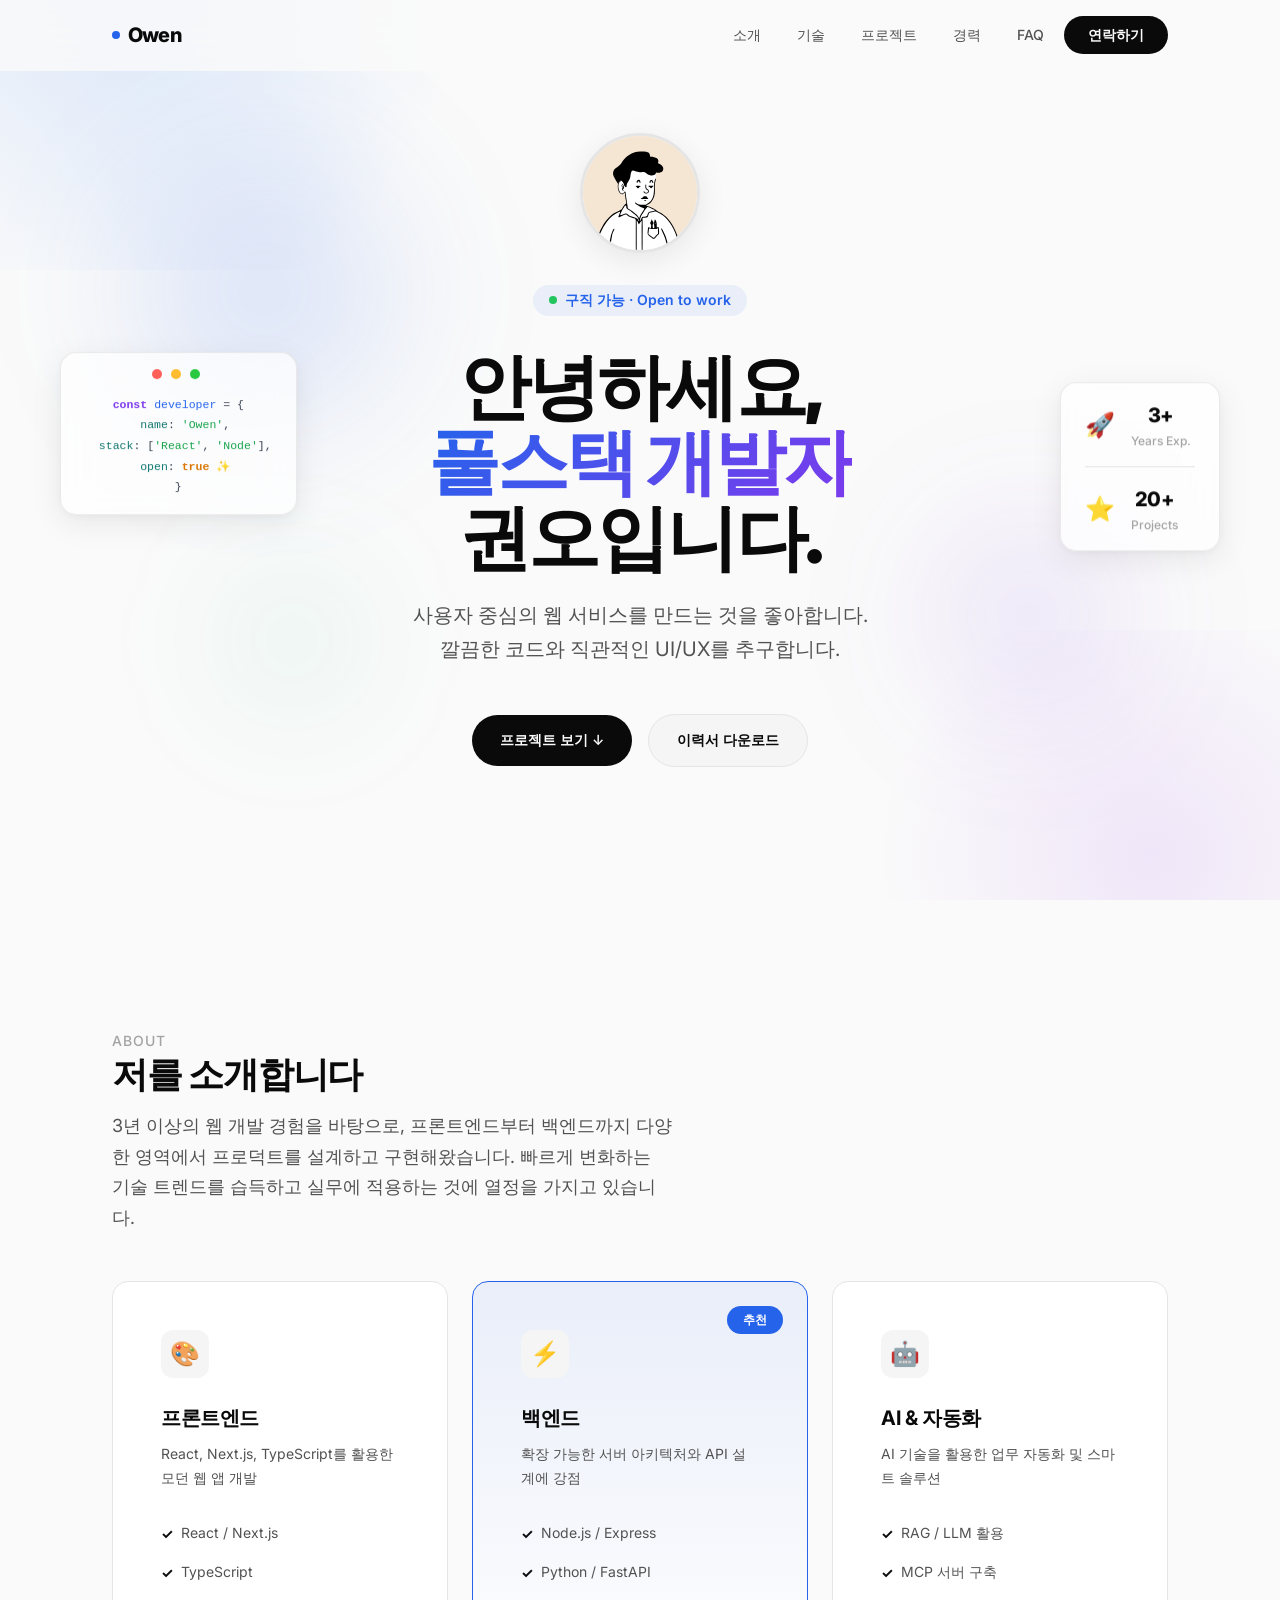
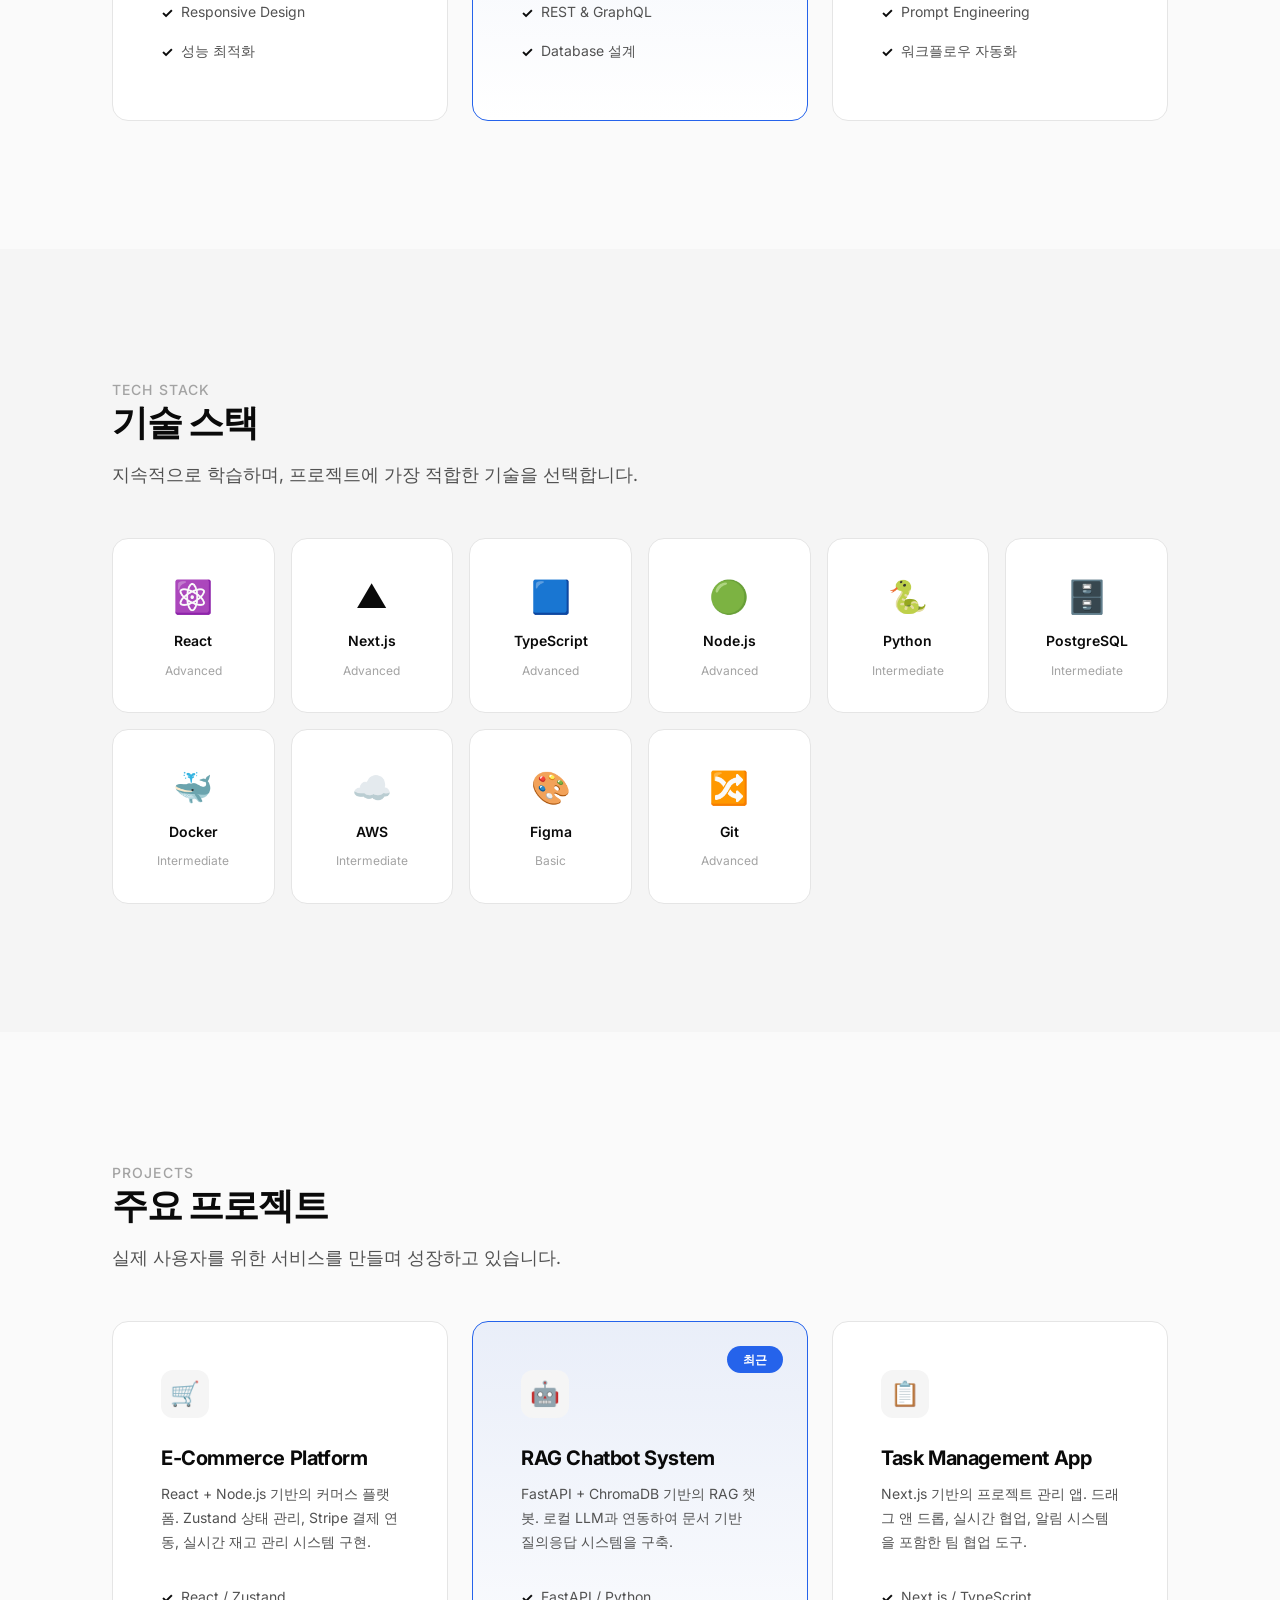
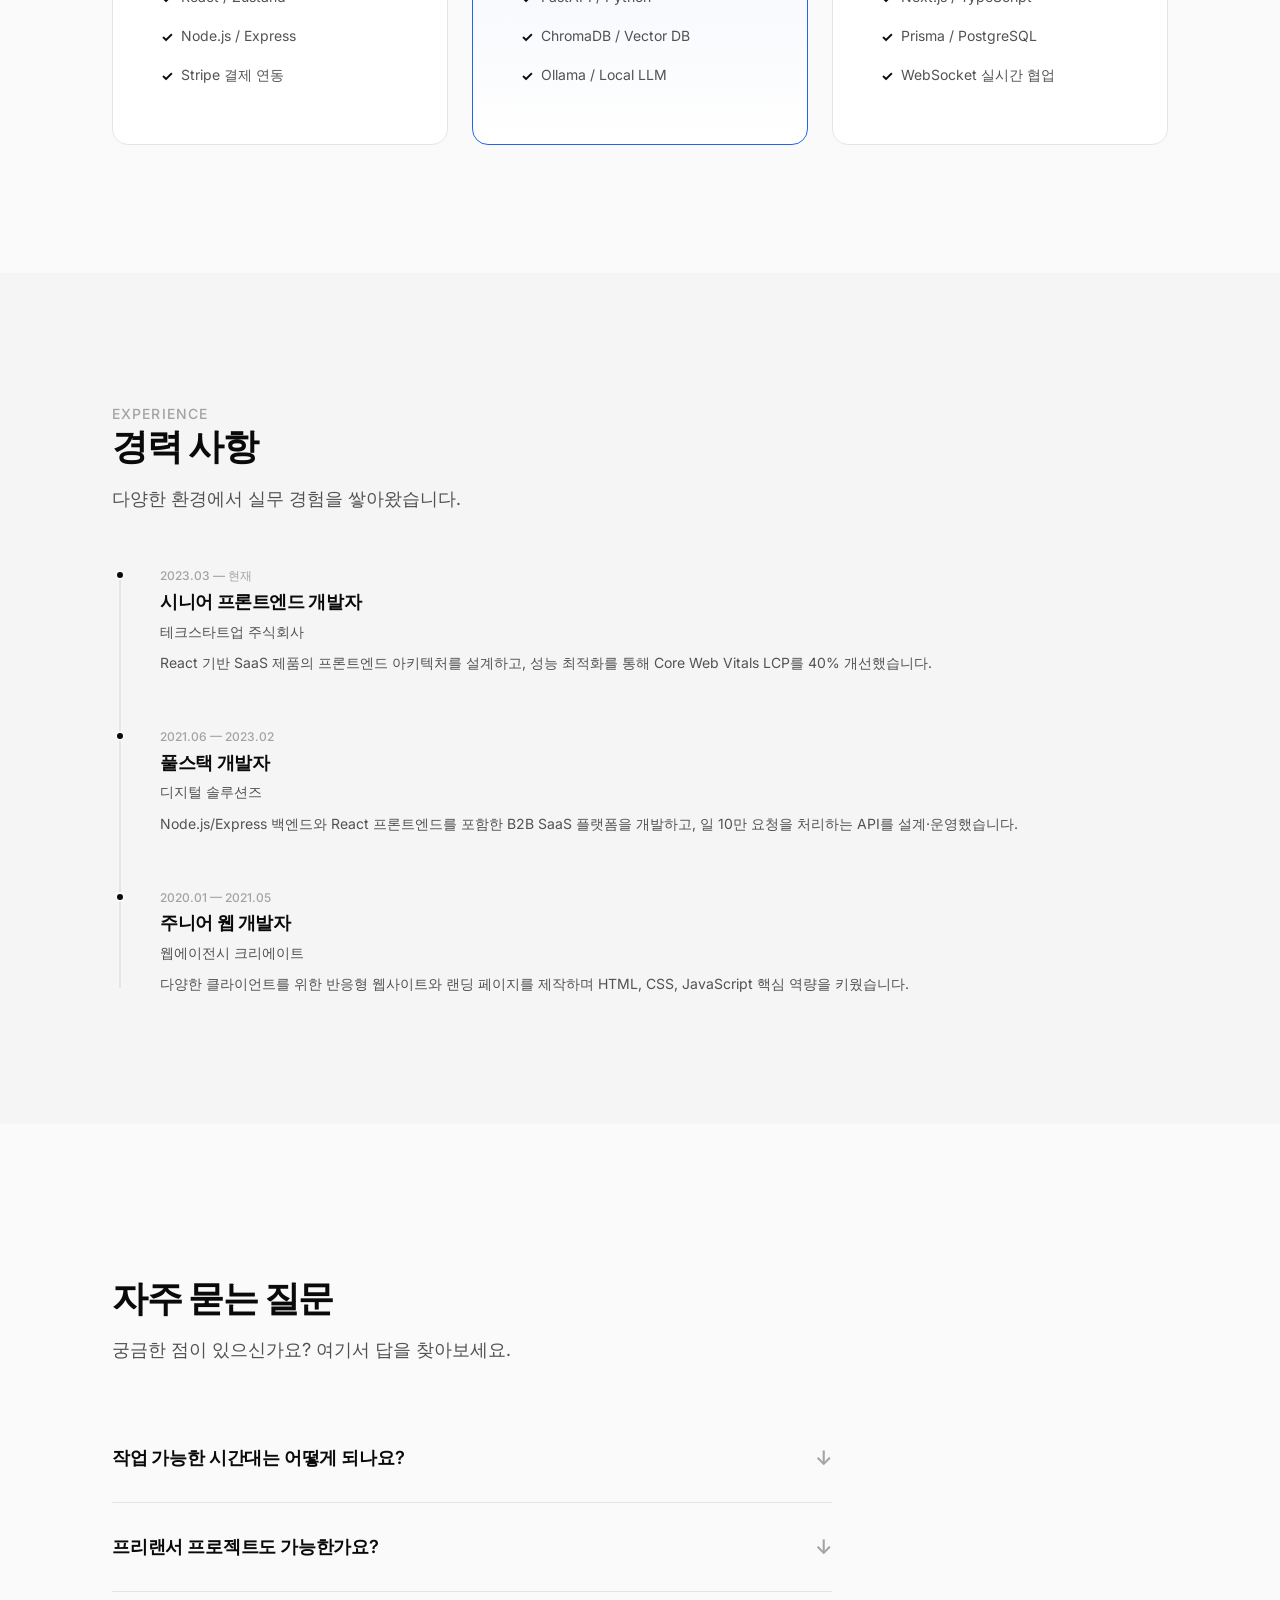
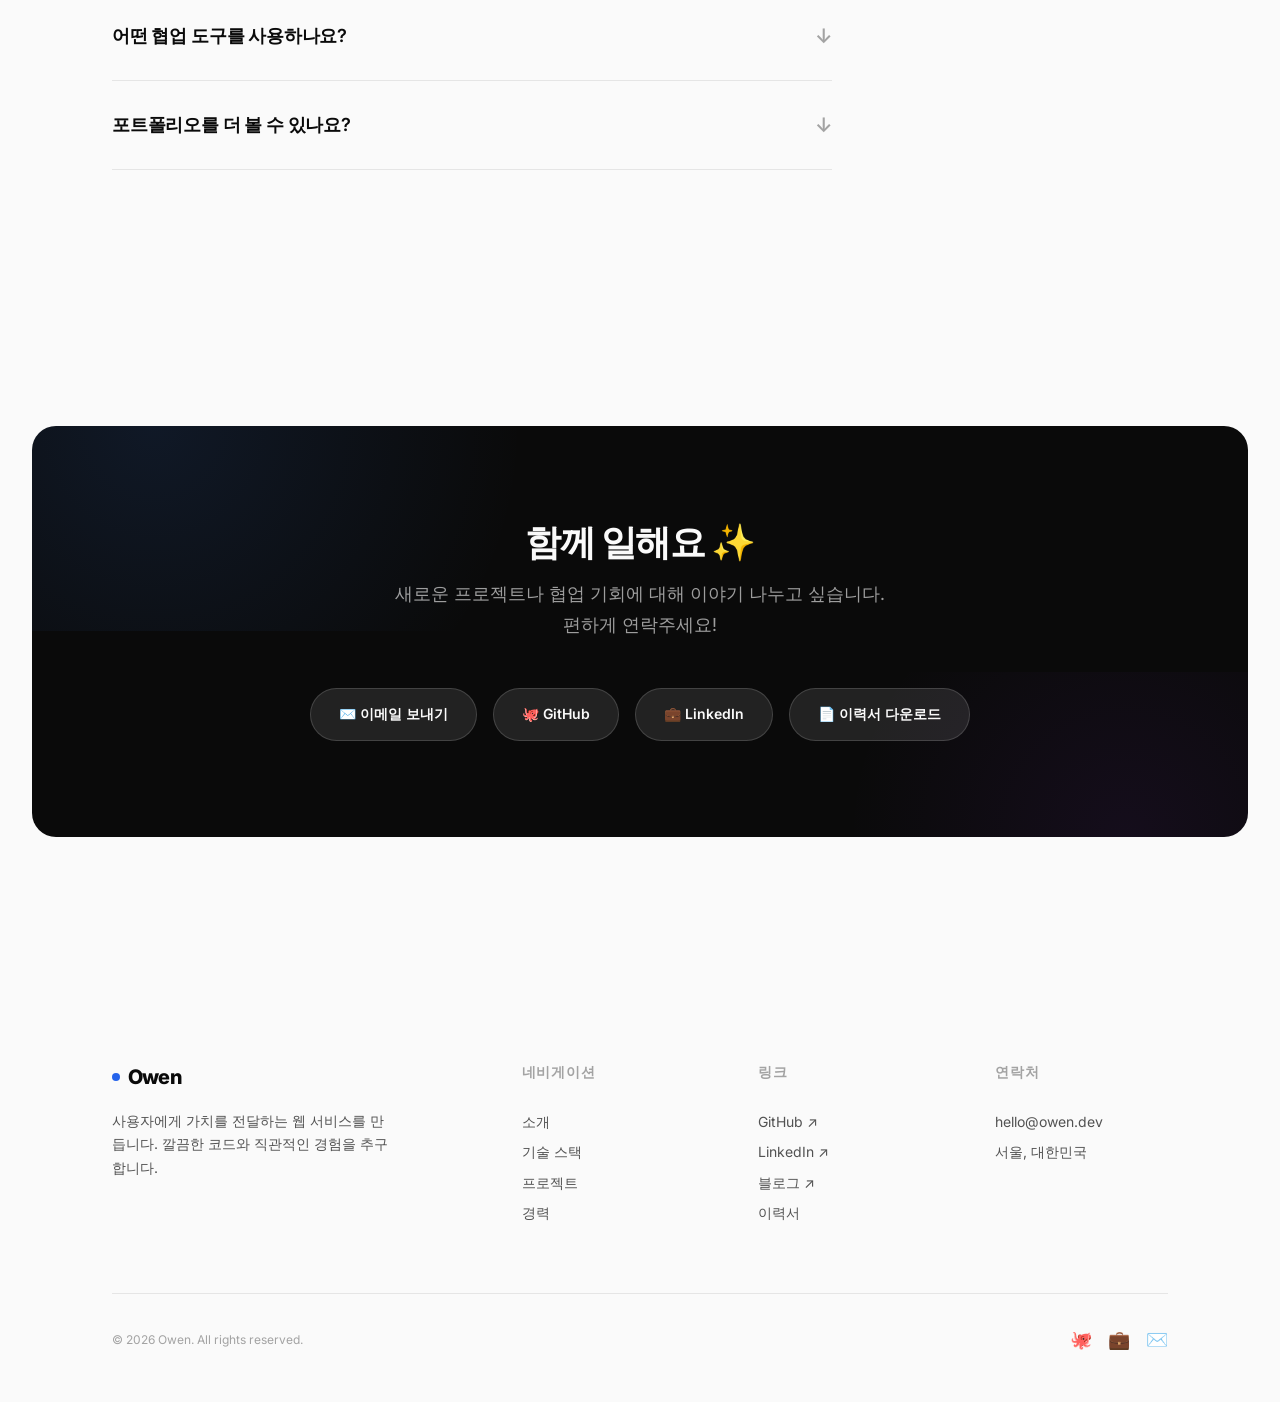
<file: index.html>
<!DOCTYPE html>
<html lang="ko">
<head>
  <meta charset="UTF-8">
  <meta name="viewport" content="width=device-width, initial-scale=1.0">
  <meta name="description" content="안녕하세요, 풀스택 개발자 권오의 포트폴리오입니다. 웹 개발, AI, 그리고 사용자 경험에 열정을 가진 개발자입니다.">
  <title>권오신· 풀스택 개발자!!!</title>
  <link rel="stylesheet" href="index.css">
</head>
<body>

  <!-- ========== Navigation ========== -->
  <nav class="nav" id="navbar">
    <div class="container nav-inner">
      <a href="#" class="nav-logo">
        <span class="logo-dot"></span> Owen
      </a>
      <div class="nav-links" id="navLinks">
        <a href="#about">소개</a>
        <a href="#skills">기술</a>
        <a href="#projects">프로젝트</a>
        <a href="#experience">경력</a>
        <a href="#faq">FAQ</a>
        <a href="#contact" class="nav-cta">연락하기</a>
      </div>
      <button class="nav-mobile-toggle" id="mobileToggle" aria-label="메뉴 열기" aria-expanded="false" aria-controls="navLinks">
        <span></span>
        <span></span>
        <span></span>
      </button>
    </div>
  </nav>

  <!-- ========== Hero Section ========== -->
  <section class="hero" id="hero">

    <!-- Floating decoration elements -->
    <div class="hero-orb hero-orb-1" aria-hidden="true"></div>
    <div class="hero-orb hero-orb-2" aria-hidden="true"></div>
    <div class="hero-orb hero-orb-3" aria-hidden="true"></div>

    <!-- Floating code card -->
    <div class="hero-float-card hero-float-card-left" aria-hidden="true">
      <div class="float-card-inner">
        <span class="float-card-dot is-red"></span>
        <span class="float-card-dot is-yellow"></span>
        <span class="float-card-dot is-green"></span>
        <pre class="float-card-code"><span class="c-kw">const</span> <span class="c-fn">developer</span> = {
  <span class="c-key">name</span>: <span class="c-str">'Owen'</span>,
  <span class="c-key">stack</span>: [<span class="c-str">'React'</span>, <span class="c-str">'Node'</span>],
  <span class="c-key">open</span>: <span class="c-bool">true</span> ✨
}</pre>
      </div>
    </div>

    <!-- Floating stats card -->
    <div class="hero-float-card hero-float-card-right" aria-hidden="true">
      <div class="float-card-inner float-card-stats">
        <div class="stat-row">
          <span class="stat-icon">🚀</span>
          <div>
            <div class="stat-value">3+</div>
            <div class="stat-label">Years Exp.</div>
          </div>
        </div>
        <div class="stat-divider"></div>
        <div class="stat-row">
          <span class="stat-icon">⭐</span>
          <div>
            <div class="stat-value">20+</div>
            <div class="stat-label">Projects</div>
          </div>
        </div>
      </div>
    </div>

    <div class="hero-content">
      <img src="profile.svg" alt="프로필 사진" class="hero-avatar fade-up">
      
      <div class="hero-badge fade-up stagger-1">
        <span class="pulse"></span>
        구직 가능 · Open to work
      </div>
      
      <h1 class="hero-title fade-up stagger-2">
        안녕하세요,<br>
        <span class="highlight">풀스택 개발자</span><br>
        권오입니다.
      </h1>
      
      <p class="hero-subtitle fade-up stagger-3">
        사용자 중심의 웹 서비스를 만드는 것을 좋아합니다.<br>
        깔끔한 코드와 직관적인 UI/UX를 추구합니다.
      </p>
      
      <div class="hero-actions fade-up stagger-4">
        <a href="#projects" class="btn btn-primary">
          프로젝트 보기 ↓
        </a>
        <a href="#contact" class="btn btn-secondary">
          이력서 다운로드
        </a>
      </div>
    </div>
  </section>

  <!-- ========== About Section ========== -->
  <section class="section" id="about">
    <div class="container">
      <span class="section-label fade-up">About</span>
      <h2 class="section-title fade-up stagger-1">저를 소개합니다</h2>
      <p class="section-desc fade-up stagger-2" style="margin-bottom: var(--space-2xl);">
        3년 이상의 웹 개발 경험을 바탕으로, 프론트엔드부터 백엔드까지 다양한 영역에서 
        프로덕트를 설계하고 구현해왔습니다. 빠르게 변화하는 기술 트렌드를 습득하고 
        실무에 적용하는 것에 열정을 가지고 있습니다.
      </p>

      <div class="cards-grid">
        <!-- Card 1 -->
        <div class="card fade-up stagger-1">
          <div class="card-icon">🎨</div>
          <h3 class="card-title">프론트엔드</h3>
          <p class="card-desc">React, Next.js, TypeScript를 활용한 모던 웹 앱 개발</p>
          <ul class="checklist">
            <li class="checklist-item"><span class="check">✓</span> React / Next.js</li>
            <li class="checklist-item"><span class="check">✓</span> TypeScript</li>
            <li class="checklist-item"><span class="check">✓</span> Responsive Design</li>
            <li class="checklist-item"><span class="check">✓</span> 성능 최적화</li>
          </ul>
        </div>

        <!-- Card 2 -->
        <div class="card card-featured fade-up stagger-2">
          <span class="card-badge">추천</span>
          <div class="card-icon">⚡</div>
          <h3 class="card-title">백엔드</h3>
          <p class="card-desc">확장 가능한 서버 아키텍처와 API 설계에 강점</p>
          <ul class="checklist">
            <li class="checklist-item"><span class="check">✓</span> Node.js / Express</li>
            <li class="checklist-item"><span class="check">✓</span> Python / FastAPI</li>
            <li class="checklist-item"><span class="check">✓</span> REST & GraphQL</li>
            <li class="checklist-item"><span class="check">✓</span> Database 설계</li>
          </ul>
        </div>

        <!-- Card 3 -->
        <div class="card fade-up stagger-3">
          <div class="card-icon">🤖</div>
          <h3 class="card-title">AI & 자동화</h3>
          <p class="card-desc">AI 기술을 활용한 업무 자동화 및 스마트 솔루션</p>
          <ul class="checklist">
            <li class="checklist-item"><span class="check">✓</span> RAG / LLM 활용</li>
            <li class="checklist-item"><span class="check">✓</span> MCP 서버 구축</li>
            <li class="checklist-item"><span class="check">✓</span> Prompt Engineering</li>
            <li class="checklist-item"><span class="check">✓</span> 워크플로우 자동화</li>
          </ul>
        </div>
      </div>
    </div>
  </section>

  <!-- ========== Skills Section ========== -->
  <section class="section" id="skills" style="background: var(--bg-card);">
    <div class="container">
      <span class="section-label fade-up">Tech Stack</span>
      <h2 class="section-title fade-up stagger-1">기술 스택</h2>
      <p class="section-desc fade-up stagger-2" style="margin-bottom: var(--space-2xl);">
        지속적으로 학습하며, 프로젝트에 가장 적합한 기술을 선택합니다.
      </p>

      <div class="skills-grid">
        <div class="skill-item fade-up stagger-1">
          <span class="skill-icon">⚛️</span>
          <span class="skill-name">React</span>
          <span class="skill-level">Advanced</span>
        </div>
        <div class="skill-item fade-up stagger-2">
          <span class="skill-icon">▲</span>
          <span class="skill-name">Next.js</span>
          <span class="skill-level">Advanced</span>
        </div>
        <div class="skill-item fade-up stagger-3">
          <span class="skill-icon">🟦</span>
          <span class="skill-name">TypeScript</span>
          <span class="skill-level">Advanced</span>
        </div>
        <div class="skill-item fade-up stagger-4">
          <span class="skill-icon">🟢</span>
          <span class="skill-name">Node.js</span>
          <span class="skill-level">Advanced</span>
        </div>
        <div class="skill-item fade-up stagger-5">
          <span class="skill-icon">🐍</span>
          <span class="skill-name">Python</span>
          <span class="skill-level">Intermediate</span>
        </div>
        <div class="skill-item fade-up stagger-6">
          <span class="skill-icon">🗄️</span>
          <span class="skill-name">PostgreSQL</span>
          <span class="skill-level">Intermediate</span>
        </div>
        <div class="skill-item fade-up stagger-1">
          <span class="skill-icon">🐳</span>
          <span class="skill-name">Docker</span>
          <span class="skill-level">Intermediate</span>
        </div>
        <div class="skill-item fade-up stagger-2">
          <span class="skill-icon">☁️</span>
          <span class="skill-name">AWS</span>
          <span class="skill-level">Intermediate</span>
        </div>
        <div class="skill-item fade-up stagger-3">
          <span class="skill-icon">🎨</span>
          <span class="skill-name">Figma</span>
          <span class="skill-level">Basic</span>
        </div>
        <div class="skill-item fade-up stagger-4">
          <span class="skill-icon">🔀</span>
          <span class="skill-name">Git</span>
          <span class="skill-level">Advanced</span>
        </div>
      </div>
    </div>
  </section>

  <!-- ========== Projects Section ========== -->
  <section class="section" id="projects">
    <div class="container">
      <span class="section-label fade-up">Projects</span>
      <h2 class="section-title fade-up stagger-1">주요 프로젝트</h2>
      <p class="section-desc fade-up stagger-2" style="margin-bottom: var(--space-2xl);">
        실제 사용자를 위한 서비스를 만들며 성장하고 있습니다.
      </p>

      <div class="cards-grid">
        <!-- Project 1 -->
        <div class="card fade-up stagger-1">
          <div class="card-icon">🛒</div>
          <h3 class="card-title">E-Commerce Platform</h3>
          <p class="card-desc">
            React + Node.js 기반의 커머스 플랫폼. Zustand 상태 관리, 
            Stripe 결제 연동, 실시간 재고 관리 시스템 구현.
          </p>
          <ul class="checklist">
            <li class="checklist-item"><span class="check">✓</span> React / Zustand</li>
            <li class="checklist-item"><span class="check">✓</span> Node.js / Express</li>
            <li class="checklist-item"><span class="check">✓</span> Stripe 결제 연동</li>
          </ul>
        </div>

        <!-- Project 2 -->
        <div class="card card-featured fade-up stagger-2">
          <span class="card-badge">최근</span>
          <div class="card-icon">🤖</div>
          <h3 class="card-title">RAG Chatbot System</h3>
          <p class="card-desc">
            FastAPI + ChromaDB 기반의 RAG 챗봇. 로컬 LLM과 연동하여 
            문서 기반 질의응답 시스템을 구축.
          </p>
          <ul class="checklist">
            <li class="checklist-item"><span class="check">✓</span> FastAPI / Python</li>
            <li class="checklist-item"><span class="check">✓</span> ChromaDB / Vector DB</li>
            <li class="checklist-item"><span class="check">✓</span> Ollama / Local LLM</li>
          </ul>
        </div>

        <!-- Project 3 -->
        <div class="card fade-up stagger-3">
          <div class="card-icon">📋</div>
          <h3 class="card-title">Task Management App</h3>
          <p class="card-desc">
            Next.js 기반의 프로젝트 관리 앱. 드래그 앤 드롭, 
            실시간 협업, 알림 시스템을 포함한 팀 협업 도구.
          </p>
          <ul class="checklist">
            <li class="checklist-item"><span class="check">✓</span> Next.js / TypeScript</li>
            <li class="checklist-item"><span class="check">✓</span> Prisma / PostgreSQL</li>
            <li class="checklist-item"><span class="check">✓</span> WebSocket 실시간 협업</li>
          </ul>
        </div>
      </div>
    </div>
  </section>

  <!-- ========== Experience Section ========== -->
  <section class="section" id="experience" style="background: var(--bg-card);">
    <div class="container">
      <span class="section-label fade-up">Experience</span>
      <h2 class="section-title fade-up stagger-1">경력 사항</h2>
      <p class="section-desc fade-up stagger-2" style="margin-bottom: var(--space-2xl);">
        다양한 환경에서 실무 경험을 쌓아왔습니다.
      </p>

      <div class="timeline fade-up stagger-3">
        <div class="timeline-item">
          <span class="timeline-date">2023.03 — 현재</span>
          <h3 class="timeline-title">시니어 프론트엔드 개발자</h3>
          <p class="timeline-company">테크스타트업 주식회사</p>
          <p class="timeline-desc">
            React 기반 SaaS 제품의 프론트엔드 아키텍처를 설계하고, 
            성능 최적화를 통해 Core Web Vitals LCP를 40% 개선했습니다.
          </p>
        </div>
        <div class="timeline-item">
          <span class="timeline-date">2021.06 — 2023.02</span>
          <h3 class="timeline-title">풀스택 개발자</h3>
          <p class="timeline-company">디지털 솔루션즈</p>
          <p class="timeline-desc">
            Node.js/Express 백엔드와 React 프론트엔드를 포함한 
            B2B SaaS 플랫폼을 개발하고, 일 10만 요청을 처리하는 
            API를 설계·운영했습니다.
          </p>
        </div>
        <div class="timeline-item">
          <span class="timeline-date">2020.01 — 2021.05</span>
          <h3 class="timeline-title">주니어 웹 개발자</h3>
          <p class="timeline-company">웹에이전시 크리에이트</p>
          <p class="timeline-desc">
            다양한 클라이언트를 위한 반응형 웹사이트와 랜딩 페이지를 
            제작하며 HTML, CSS, JavaScript 핵심 역량을 키웠습니다.
          </p>
        </div>
      </div>
    </div>
  </section>

  <!-- ========== FAQ Section ========== -->
  <section class="section" id="faq">
    <div class="container">
      <span class="section-label fade-up">FAQ</span>
      <h2 class="section-title fade-up stagger-1">자주 묻는 질문</h2>
      <p class="section-desc fade-up stagger-2" style="margin-bottom: var(--space-2xl);">
        궁금한 점이 있으신가요? 여기서 답을 찾아보세요.
      </p>

      <div class="faq-list fade-up stagger-3">
        <div class="faq-item" id="faq-1">
          <button class="faq-question">
            작업 가능한 시간대는 어떻게 되나요?
            <span class="faq-arrow">↓</span>
          </button>
          <div class="faq-answer">
            <p>한국 시간(KST) 기준으로 평일 09:00~18:00에 주로 작업하며, 
            프로젝트 일정에 따라 유연하게 조정할 수 있습니다. 해외 팀과의 
            협업 경험도 풍부합니다.</p>
          </div>
        </div>

        <div class="faq-item" id="faq-2">
          <button class="faq-question">
            프리랜서 프로젝트도 가능한가요?
            <span class="faq-arrow">↓</span>
          </button>
          <div class="faq-answer">
            <p>네, 프리랜서 프로젝트도 진행 가능합니다. 프로젝트의 범위와 
            기간에 따라 견적을 산정해 드립니다. 연락 부탁드립니다.</p>
          </div>
        </div>

        <div class="faq-item" id="faq-3">
          <button class="faq-question">
            어떤 협업 도구를 사용하나요?
            <span class="faq-arrow">↓</span>
          </button>
          <div class="faq-answer">
            <p>Git/GitHub를 기본으로, Slack, Notion, Jira, Figma 등 
            다양한 협업 도구를 상황에 맞게 활용합니다. 팀의 기존 워크플로우에 
            빠르게 적응할 수 있습니다.</p>
          </div>
        </div>

        <div class="faq-item" id="faq-4">
          <button class="faq-question">
            포트폴리오를 더 볼 수 있나요?
            <span class="faq-arrow">↓</span>
          </button>
          <div class="faq-answer">
            <p>GitHub에서 개인 프로젝트와 오픈소스 기여를 확인하실 수 있으며, 
            비공개 프로젝트의 경우 별도로 요청하시면 일부 내용을 공유해 드립니다.</p>
          </div>
        </div>
      </div>
    </div>
  </section>

  <!-- ========== Contact Section ========== -->
  <section class="section" id="contact">
    <div class="contact-section fade-up">
      <h2 class="section-title" style="position: relative; z-index: 1;">
        함께 일해요 ✨
      </h2>
      <p class="section-desc" style="position: relative; z-index: 1;">
        새로운 프로젝트나 협업 기회에 대해 이야기 나누고 싶습니다.<br>
        편하게 연락주세요!
      </p>
      <div class="contact-links">
        <a href="mailto:hello@owen.dev" class="contact-link">
          ✉️ 이메일 보내기
        </a>
        <a href="https://github.com" target="_blank" class="contact-link">
          🐙 GitHub
        </a>
        <a href="https://linkedin.com" target="_blank" class="contact-link">
          💼 LinkedIn
        </a>
        <a href="#" class="contact-link">
          📄 이력서 다운로드
        </a>
      </div>
    </div>
  </section>

  <!-- ========== Footer ========== -->
  <footer class="footer">
    <div class="container">
      <div class="footer-grid">
        <div class="footer-brand">
          <div class="nav-logo">
            <span class="logo-dot"></span> Owen
          </div>
          <p>사용자에게 가치를 전달하는 웹 서비스를 만듭니다. 
          깔끔한 코드와 직관적인 경험을 추구합니다.</p>
        </div>

        <div class="footer-column">
          <h4>네비게이션</h4>
          <a href="#about">소개</a>
          <a href="#skills">기술 스택</a>
          <a href="#projects">프로젝트</a>
          <a href="#experience">경력</a>
        </div>

        <div class="footer-column">
          <h4>링크</h4>
          <a href="https://github.com" target="_blank">GitHub ↗</a>
          <a href="https://linkedin.com" target="_blank">LinkedIn ↗</a>
          <a href="#">블로그 ↗</a>
          <a href="#">이력서</a>
        </div>

        <div class="footer-column">
          <h4>연락처</h4>
          <a href="mailto:hello@owen.dev">hello@owen.dev</a>
          <a href="#">서울, 대한민국</a>
        </div>
      </div>

      <div class="footer-bottom">
        <span>© 2026 Owen. All rights reserved.</span>
        <div class="footer-social">
          <a href="https://github.com" target="_blank" aria-label="GitHub">🐙</a>
          <a href="https://linkedin.com" target="_blank" aria-label="LinkedIn">💼</a>
          <a href="mailto:hello@owen.dev" aria-label="Email">✉️</a>
        </div>
      </div>
    </div>
  </footer>

  <!-- ========== Scripts ========== -->
  <script>
    // === Scroll-based navigation border ===
    const navbar = document.getElementById('navbar');
    window.addEventListener('scroll', () => {
      navbar.classList.toggle('scrolled', window.scrollY > 10);
    });

    // === Mobile menu toggle ===
    const mobileToggle = document.getElementById('mobileToggle');
    const navLinks = document.getElementById('navLinks');

    mobileToggle.addEventListener('click', () => {
      const isExpanded = mobileToggle.getAttribute('aria-expanded') === 'true';
      mobileToggle.setAttribute('aria-expanded', !isExpanded);
      navLinks.classList.toggle('active');
    });

    // === FAQ Accordion ===
    document.querySelectorAll('.faq-item').forEach(item => {
      const button = item.querySelector('.faq-question');
      button.addEventListener('click', () => {
        const isActive = item.classList.contains('active');
        
        // Close all
        document.querySelectorAll('.faq-item').forEach(el => {
          el.classList.remove('active');
        });
        
        // Toggle current if it wasn't already active
        if (!isActive) {
          item.classList.add('active');
        }
      });
    });

    // === Scroll Reveal Animation ===
    const observer = new IntersectionObserver(
      (entries) => {
        entries.forEach((entry) => {
          if (entry.isIntersecting) {
            entry.target.classList.add('visible');
          }
        });
      },
      {
        threshold: 0.1,
        rootMargin: '0px 0px -50px 0px',
      }
    );

    document.querySelectorAll('.fade-up').forEach((el) => {
      observer.observe(el);
    });

    // === Smooth scroll for nav links ===
    document.querySelectorAll('a[href^="#"]').forEach(anchor => {
      anchor.addEventListener('click', function(e) {
        const target = document.querySelector(this.getAttribute('href'));
        if (target) {
          e.preventDefault();
          target.scrollIntoView({ behavior: 'smooth', block: 'start' });
          // Close mobile menu if open
          if (mobileToggle.getAttribute('aria-expanded') === 'true') {
            mobileToggle.setAttribute('aria-expanded', 'false');
            navLinks.classList.remove('active');
          }
        }
      });
    });
  </script>

</body>
</html>
</file>
<file: index.css>
/* ===========================
   DESIGN SYSTEM — Cursor-Inspired
   Minimalist / Clean / Premium
   =========================== */

@import url('https://fonts.googleapis.com/css2?family=Inter:wght@300;400;500;600;700;800;900&display=swap');

/* — CSS Custom Properties — */
:root {
  /* Colors */
  --bg-primary: #fafafa;
  --bg-secondary: #ffffff;
  --bg-card: #f5f5f5;
  --bg-card-hover: #efefef;
  --bg-dark: #0a0a0a;
  --bg-dark-card: #141414;
  --bg-dark-card-hover: #1a1a1a;

  --text-primary: #0a0a0a;
  --text-secondary: #525252;
  --text-muted: #a3a3a3;
  --text-inverse: #fafafa;

  --accent: #2563eb;
  --accent-hover: #1d4ed8;
  --accent-soft: rgba(37, 99, 235, 0.08);

  --border: #e5e5e5;
  --border-hover: #d4d4d4;

  --glow-blue: rgba(59, 130, 246, 0.15);
  --glow-purple: rgba(147, 51, 234, 0.1);

  /* Spacing */
  --space-xs: 0.25rem;
  --space-sm: 0.5rem;
  --space-md: 1rem;
  --space-lg: 1.5rem;
  --space-xl: 2rem;
  --space-2xl: 3rem;
  --space-3xl: 4rem;
  --space-4xl: 6rem;
  --space-5xl: 8rem;

  /* Typography */
  --font-family: 'Inter', -apple-system, BlinkMacSystemFont, 'Segoe UI', sans-serif;
  --font-size-xs: 0.75rem;
  --font-size-sm: 0.875rem;
  --font-size-base: 1rem;
  --font-size-lg: 1.125rem;
  --font-size-xl: 1.25rem;
  --font-size-2xl: 1.5rem;
  --font-size-3xl: 1.875rem;
  --font-size-4xl: 2.25rem;
  --font-size-5xl: 3rem;
  --font-size-6xl: 3.75rem;
  --font-size-hero: clamp(2.5rem, 6vw, 4.5rem);

  /* Radius */
  --radius-sm: 8px;
  --radius-md: 12px;
  --radius-lg: 16px;
  --radius-xl: 24px;
  --radius-pill: 9999px;

  /* Shadows */
  --shadow-sm: 0 1px 2px rgba(0, 0, 0, 0.04);
  --shadow-md: 0 4px 12px rgba(0, 0, 0, 0.06);
  --shadow-lg: 0 8px 30px rgba(0, 0, 0, 0.08);
  --shadow-glow: 0 0 60px var(--glow-blue), 0 0 120px var(--glow-purple);

  /* Transition */
  --transition-fast: 150ms ease;
  --transition-base: 250ms ease;
  --transition-slow: 400ms ease;
  --transition-spring: 500ms cubic-bezier(0.22, 1, 0.36, 1);
}

/* — Reset & Base — */
*,
*::before,
*::after {
  margin: 0;
  padding: 0;
  box-sizing: border-box;
}

html {
  font-size: 16px;
  scroll-behavior: smooth;
  -webkit-font-smoothing: antialiased;
  -moz-osx-font-smoothing: grayscale;
}

body {
  font-family: var(--font-family);
  color: var(--text-primary);
  background-color: var(--bg-primary);
  line-height: 1.6;
  overflow-x: hidden;
}

a {
  color: inherit;
  text-decoration: none;
}

img {
  max-width: 100%;
  display: block;
}

ul, ol {
  list-style: none;
}

/* — Layout — */
.container {
  max-width: 1120px;
  margin: 0 auto;
  padding: 0 var(--space-xl);
}

.section {
  padding: var(--space-5xl) 0;
}

.section-label {
  font-size: var(--font-size-sm);
  font-weight: 500;
  color: var(--text-muted);
  text-transform: uppercase;
  letter-spacing: 0.08em;
  margin-bottom: var(--space-lg);
}

.section-title {
  font-size: var(--font-size-4xl);
  font-weight: 800;
  line-height: 1.15;
  letter-spacing: -0.03em;
  margin-bottom: var(--space-md);
}

.section-desc {
  font-size: var(--font-size-lg);
  color: var(--text-secondary);
  max-width: 560px;
  line-height: 1.7;
}

/* — Navigation — */
.nav {
  position: fixed;
  top: 0;
  left: 0;
  right: 0;
  z-index: 100;
  padding: var(--space-md) 0;
  background: rgba(250, 250, 250, 0.8);
  backdrop-filter: blur(20px);
  -webkit-backdrop-filter: blur(20px);
  border-bottom: 1px solid transparent;
  transition: border-color var(--transition-base);
}

.nav.scrolled {
  border-bottom-color: var(--border);
}

.nav-inner {
  display: flex;
  align-items: center;
  justify-content: space-between;
}

.nav-logo {
  font-size: var(--font-size-xl);
  font-weight: 800;
  letter-spacing: -0.04em;
  display: flex;
  align-items: center;
  gap: var(--space-sm);
}

.nav-logo .logo-dot {
  width: 8px;
  height: 8px;
  background: var(--accent);
  border-radius: 50%;
  display: inline-block;
}

.nav-links {
  display: flex;
  align-items: center;
  gap: var(--space-xs);
}

.nav-links a {
  padding: var(--space-sm) var(--space-md);
  font-size: var(--font-size-sm);
  font-weight: 500;
  color: var(--text-secondary);
  border-radius: var(--radius-pill);
  transition: all var(--transition-fast);
}

.nav-links a:hover {
  color: var(--text-primary);
  background: var(--bg-card);
}

.nav-cta {
  padding: var(--space-sm) var(--space-lg) !important;
  background: var(--bg-dark) !important;
  color: var(--text-inverse) !important;
  border-radius: var(--radius-pill) !important;
  font-weight: 600 !important;
}

.nav-cta:hover {
  background: #1a1a1a !important;
  transform: translateY(-1px);
}

.nav-mobile-toggle {
  display: none;
  width: 40px;
  height: 40px;
  border: none;
  background: none;
  cursor: pointer;
  flex-direction: column;
  align-items: center;
  justify-content: center;
  gap: 5px;
}

.nav-mobile-toggle span {
  display: block;
  width: 20px;
  height: 2px;
  background: var(--text-primary);
  border-radius: 2px;
  transition: all var(--transition-base);
}

/* — Hero — */
.hero {
  min-height: 100vh;
  display: flex;
  align-items: center;
  justify-content: center;
  text-align: center;
  padding: var(--space-5xl) 0;
  position: relative;
  overflow: hidden;
}

.hero::before {
  content: '';
  position: absolute;
  top: -30%;
  left: -20%;
  width: 60%;
  height: 60%;
  background: radial-gradient(circle, var(--glow-blue) 0%, transparent 70%);
  pointer-events: none;
  animation: float 8s ease-in-out infinite;
}

.hero::after {
  content: '';
  position: absolute;
  bottom: -20%;
  right: -15%;
  width: 50%;
  height: 50%;
  background: radial-gradient(circle, var(--glow-purple) 0%, transparent 70%);
  pointer-events: none;
  animation: float 10s ease-in-out infinite reverse;
}

@keyframes float {
  0%, 100% { transform: translate(0, 0) scale(1); }
  33% { transform: translate(30px, -20px) scale(1.05); }
  66% { transform: translate(-15px, 15px) scale(0.95); }
}

.hero-content {
  position: relative;
  z-index: 1;
  max-width: 800px;
}

.hero-avatar {
  width: 120px;
  height: 120px;
  border-radius: 50%;
  object-fit: cover;
  margin: 0 auto var(--space-xl);
  border: 3px solid var(--border);
  box-shadow: var(--shadow-lg);
  transition: transform var(--transition-spring);
}

.hero-avatar:hover {
  transform: scale(1.05) rotate(2deg);
}

.hero-badge {
  display: inline-flex;
  align-items: center;
  gap: var(--space-sm);
  padding: var(--space-xs) var(--space-md);
  background: var(--accent-soft);
  color: var(--accent);
  border-radius: var(--radius-pill);
  font-size: var(--font-size-sm);
  font-weight: 600;
  margin-bottom: var(--space-xl);
}

.hero-badge .pulse {
  width: 8px;
  height: 8px;
  background: #22c55e;
  border-radius: 50%;
  animation: pulse 2s ease-in-out infinite;
}

@keyframes pulse {
  0%, 100% { opacity: 1; transform: scale(1); }
  50% { opacity: 0.5; transform: scale(1.3); }
}

.hero-title {
  font-size: var(--font-size-hero);
  font-weight: 900;
  letter-spacing: -0.04em;
  line-height: 1.05;
  margin-bottom: var(--space-lg);
}

.hero-title .highlight {
  background: linear-gradient(135deg, var(--accent), #7c3aed);
  -webkit-background-clip: text;
  -webkit-text-fill-color: transparent;
  background-clip: text;
}

.hero-subtitle {
  font-size: var(--font-size-xl);
  color: var(--text-secondary);
  line-height: 1.7;
  max-width: 600px;
  margin: 0 auto var(--space-2xl);
}

.hero-actions {
  display: flex;
  align-items: center;
  justify-content: center;
  gap: var(--space-md);
  flex-wrap: wrap;
}

/* — Buttons — */
.btn {
  display: inline-flex;
  align-items: center;
  gap: var(--space-sm);
  padding: 14px 28px;
  font-family: var(--font-family);
  font-size: var(--font-size-sm);
  font-weight: 600;
  border-radius: var(--radius-pill);
  border: none;
  cursor: pointer;
  transition: all var(--transition-base);
  text-decoration: none;
}

.btn-primary {
  background: var(--bg-dark);
  color: var(--text-inverse);
}

.btn-primary:hover {
  background: #1a1a1a;
  transform: translateY(-2px);
  box-shadow: var(--shadow-md);
}

.btn-secondary {
  background: var(--bg-card);
  color: var(--text-primary);
  border: 1px solid var(--border);
}

.btn-secondary:hover {
  background: var(--bg-card-hover);
  border-color: var(--border-hover);
  transform: translateY(-2px);
}

/* — Cards Grid — */
.cards-grid {
  display: grid;
  grid-template-columns: repeat(auto-fit, minmax(300px, 1fr));
  gap: var(--space-lg);
}

.card {
  background: var(--bg-secondary);
  border: 1px solid var(--border);
  border-radius: var(--radius-lg);
  padding: var(--space-2xl);
  transition: all var(--transition-spring);
  position: relative;
  overflow: hidden;
}

.card:hover {
  border-color: var(--border-hover);
  transform: translateY(-4px);
  box-shadow: var(--shadow-lg);
}

.card-icon {
  width: 48px;
  height: 48px;
  border-radius: var(--radius-md);
  background: var(--bg-card);
  display: flex;
  align-items: center;
  justify-content: center;
  font-size: 1.5rem;
  margin-bottom: var(--space-lg);
}

.card-title {
  font-size: var(--font-size-xl);
  font-weight: 700;
  letter-spacing: -0.02em;
  margin-bottom: var(--space-sm);
}

.card-desc {
  font-size: var(--font-size-sm);
  color: var(--text-secondary);
  line-height: 1.7;
}

.card-featured {
  border-color: var(--accent);
  background: linear-gradient(to bottom, var(--accent-soft), var(--bg-secondary));
}

.card-featured .card-badge {
  position: absolute;
  top: var(--space-lg);
  right: var(--space-lg);
  padding: var(--space-xs) var(--space-md);
  background: var(--accent);
  color: white;
  border-radius: var(--radius-pill);
  font-size: var(--font-size-xs);
  font-weight: 600;
}

/* — Checklist Style (Cursor-inspired) — */
.checklist {
  margin-top: var(--space-lg);
}

.checklist-item {
  display: flex;
  align-items: flex-start;
  gap: var(--space-sm);
  padding: var(--space-sm) 0;
  font-size: var(--font-size-sm);
  color: var(--text-secondary);
}

.checklist-item .check {
  color: var(--text-primary);
  font-weight: 700;
  flex-shrink: 0;
  margin-top: 1px;
}

/* — Skills Section — */
.skills-grid {
  display: grid;
  grid-template-columns: repeat(auto-fit, minmax(140px, 1fr));
  gap: var(--space-md);
}

.skill-item {
  display: flex;
  flex-direction: column;
  align-items: center;
  gap: var(--space-sm);
  padding: var(--space-xl) var(--space-md);
  background: var(--bg-secondary);
  border: 1px solid var(--border);
  border-radius: var(--radius-lg);
  transition: all var(--transition-spring);
  cursor: default;
}

.skill-item:hover {
  transform: translateY(-4px);
  border-color: var(--border-hover);
  box-shadow: var(--shadow-md);
}

.skill-icon {
  font-size: 2rem;
}

.skill-name {
  font-size: var(--font-size-sm);
  font-weight: 600;
  text-align: center;
}

.skill-level {
  font-size: var(--font-size-xs);
  color: var(--text-muted);
}

/* — Timeline / Experience — */
.timeline {
  position: relative;
  padding-left: var(--space-2xl);
}

.timeline::before {
  content: '';
  position: absolute;
  left: 7px;
  top: 8px;
  bottom: 8px;
  width: 2px;
  background: var(--border);
}

.timeline-item {
  position: relative;
  padding-bottom: var(--space-2xl);
}

.timeline-item:last-child {
  padding-bottom: 0;
}

.timeline-item::before {
  content: '';
  position: absolute;
  left: calc(-1 * var(--space-2xl) + 3px);
  top: 8px;
  width: 10px;
  height: 10px;
  background: var(--bg-dark);
  border-radius: 50%;
  border: 2px solid var(--bg-primary);
}

.timeline-date {
  font-size: var(--font-size-xs);
  color: var(--text-muted);
  font-weight: 500;
  margin-bottom: var(--space-xs);
}

.timeline-title {
  font-size: var(--font-size-lg);
  font-weight: 700;
  letter-spacing: -0.02em;
  margin-bottom: var(--space-xs);
}

.timeline-company {
  font-size: var(--font-size-sm);
  color: var(--text-secondary);
  margin-bottom: var(--space-sm);
}

.timeline-desc {
  font-size: var(--font-size-sm);
  color: var(--text-secondary);
  line-height: 1.7;
}

/* — FAQ / Accordion — */
.faq-list {
  max-width: 720px;
}

.faq-item {
  border-bottom: 1px solid var(--border);
}

.faq-question {
  width: 100%;
  display: flex;
  align-items: center;
  justify-content: space-between;
  padding: var(--space-xl) 0;
  font-family: var(--font-family);
  font-size: var(--font-size-lg);
  font-weight: 600;
  letter-spacing: -0.01em;
  background: none;
  border: none;
  cursor: pointer;
  text-align: left;
  color: var(--text-primary);
  transition: color var(--transition-fast);
}

.faq-question:hover {
  color: var(--text-secondary);
}

.faq-arrow {
  font-size: var(--font-size-xl);
  transition: transform var(--transition-base);
  color: var(--text-muted);
}

.faq-item.active .faq-arrow {
  transform: rotate(180deg);
}

.faq-answer {
  max-height: 0;
  overflow: hidden;
  transition: max-height var(--transition-slow), padding var(--transition-slow);
}

.faq-item.active .faq-answer {
  max-height: 300px;
  padding-bottom: var(--space-xl);
}

.faq-answer p {
  font-size: var(--font-size-sm);
  color: var(--text-secondary);
  line-height: 1.8;
}

/* — Contact Section — */
.contact-section {
  background: var(--bg-dark);
  color: var(--text-inverse);
  border-radius: var(--radius-xl);
  padding: var(--space-4xl);
  text-align: center;
  position: relative;
  overflow: hidden;
  margin: 0 var(--space-xl);
}

.contact-section::before {
  content: '';
  position: absolute;
  top: -50%;
  left: -30%;
  width: 80%;
  height: 100%;
  background: radial-gradient(circle, rgba(59, 130, 246, 0.12) 0%, transparent 70%);
  pointer-events: none;
}

.contact-section::after {
  content: '';
  position: absolute;
  bottom: -40%;
  right: -20%;
  width: 60%;
  height: 80%;
  background: radial-gradient(circle, rgba(147, 51, 234, 0.08) 0%, transparent 70%);
  pointer-events: none;
}

.contact-section .section-title {
  color: var(--text-inverse);
}

.contact-section .section-desc {
  color: rgba(255, 255, 255, 0.6);
  margin: 0 auto var(--space-2xl);
}

.contact-links {
  display: flex;
  align-items: center;
  justify-content: center;
  gap: var(--space-md);
  flex-wrap: wrap;
  position: relative;
  z-index: 1;
}

.contact-link {
  display: inline-flex;
  align-items: center;
  gap: var(--space-sm);
  padding: 14px 28px;
  background: rgba(255, 255, 255, 0.1);
  border: 1px solid rgba(255, 255, 255, 0.15);
  color: var(--text-inverse);
  border-radius: var(--radius-pill);
  font-size: var(--font-size-sm);
  font-weight: 600;
  transition: all var(--transition-base);
}

.contact-link:hover {
  background: rgba(255, 255, 255, 0.18);
  border-color: rgba(255, 255, 255, 0.3);
  transform: translateY(-2px);
}

/* — Footer — */
.footer {
  padding: var(--space-4xl) 0 var(--space-2xl);
}

.footer-grid {
  display: grid;
  grid-template-columns: 2fr repeat(3, 1fr);
  gap: var(--space-3xl);
  margin-bottom: var(--space-3xl);
}

.footer-brand {
  max-width: 280px;
}

.footer-brand .nav-logo {
  margin-bottom: var(--space-md);
}

.footer-brand p {
  font-size: var(--font-size-sm);
  color: var(--text-secondary);
  line-height: 1.7;
}

.footer-column h4 {
  font-size: var(--font-size-sm);
  font-weight: 600;
  margin-bottom: var(--space-lg);
  color: var(--text-muted);
  text-transform: uppercase;
  letter-spacing: 0.06em;
}

.footer-column a {
  display: block;
  font-size: var(--font-size-sm);
  color: var(--text-secondary);
  padding: var(--space-xs) 0;
  transition: color var(--transition-fast);
}

.footer-column a:hover {
  color: var(--text-primary);
}

.footer-bottom {
  display: flex;
  align-items: center;
  justify-content: space-between;
  padding-top: var(--space-xl);
  border-top: 1px solid var(--border);
  font-size: var(--font-size-xs);
  color: var(--text-muted);
}

.footer-social {
  display: flex;
  gap: var(--space-md);
}

.footer-social a {
  color: var(--text-muted);
  transition: color var(--transition-fast);
  font-size: var(--font-size-lg);
}

.footer-social a:hover {
  color: var(--text-primary);
}


/* — Hero Floating Elements — */
.hero-orb {
  position: absolute;
  border-radius: 50%;
  pointer-events: none;
  filter: blur(60px);
}

.hero-orb-1 {
  width: 400px;
  height: 400px;
  background: radial-gradient(circle, rgba(37, 99, 235, 0.18) 0%, transparent 70%);
  top: 10%;
  left: 5%;
  animation: orbFloat1 12s ease-in-out infinite;
}

.hero-orb-2 {
  width: 300px;
  height: 300px;
  background: radial-gradient(circle, rgba(124, 58, 237, 0.14) 0%, transparent 70%);
  bottom: 15%;
  right: 8%;
  animation: orbFloat2 9s ease-in-out infinite;
}

.hero-orb-3 {
  width: 200px;
  height: 200px;
  background: radial-gradient(circle, rgba(16, 185, 129, 0.12) 0%, transparent 70%);
  top: 60%;
  left: 15%;
  animation: orbFloat3 14s ease-in-out infinite;
}

@keyframes orbFloat1 {
  0%, 100% { transform: translate(0, 0) scale(1); }
  33%       { transform: translate(40px, -30px) scale(1.08); }
  66%       { transform: translate(-20px, 20px) scale(0.94); }
}
@keyframes orbFloat2 {
  0%, 100% { transform: translate(0, 0) scale(1); }
  40%       { transform: translate(-30px, 25px) scale(1.06); }
  75%       { transform: translate(20px, -15px) scale(0.96); }
}
@keyframes orbFloat3 {
  0%, 100% { transform: translate(0, 0) scale(1); }
  50%       { transform: translate(25px, -40px) scale(1.1); }
}

/* Floating cards wrapper */
.hero-float-card {
  position: absolute;
  z-index: 2;
  pointer-events: none;
}

.hero-float-card-left {
  left: clamp(10px, 5vw, 60px);
  top: 50%;
  transform: translateY(-60%);
  animation: floatCardLeft 7s ease-in-out infinite;
}

.hero-float-card-right {
  right: clamp(10px, 5vw, 60px);
  top: 50%;
  transform: translateY(-40%);
  animation: floatCardRight 8s ease-in-out infinite;
}

@keyframes floatCardLeft {
  0%, 100% { transform: translateY(-60%) rotate(-2deg); }
  50%       { transform: translateY(-68%) rotate(1deg); }
}
@keyframes floatCardRight {
  0%, 100% { transform: translateY(-40%) rotate(2deg); }
  50%       { transform: translateY(-32%) rotate(-1deg); }
}

.float-card-inner {
  background: rgba(255, 255, 255, 0.7);
  backdrop-filter: blur(16px);
  -webkit-backdrop-filter: blur(16px);
  border: 1px solid rgba(229, 229, 229, 0.8);
  border-radius: var(--radius-lg);
  padding: var(--space-md) var(--space-lg);
  box-shadow: 0 8px 32px rgba(0, 0, 0, 0.08), 0 2px 8px rgba(0, 0, 0, 0.04);
  min-width: 220px;
}

/* dot row */
.float-card-dot {
  display: inline-block;
  width: 10px;
  height: 10px;
  border-radius: 50%;
  margin-right: 5px;
  margin-bottom: var(--space-sm);
}
.float-card-dot.is-red    { background: #ff5f57; }
.float-card-dot.is-yellow { background: #febc2e; }
.float-card-dot.is-green  { background: #28c840; }

/* code snippet */
.float-card-code {
  font-family: 'Menlo', 'Consolas', 'Monaco', monospace;
  font-size: 0.72rem;
  line-height: 1.8;
  color: #374151;
  white-space: pre;
}
.float-card-code .c-kw   { color: #7c3aed; font-weight: 600; }
.float-card-code .c-fn   { color: #2563eb; }
.float-card-code .c-key  { color: #0f766e; }
.float-card-code .c-str  { color: #16a34a; }
.float-card-code .c-bool { color: #d97706; font-weight: 600; }

/* stats card */
.float-card-stats {
  min-width: 160px;
  display: flex;
  flex-direction: column;
  gap: var(--space-md);
}

.stat-row {
  display: flex;
  align-items: center;
  gap: var(--space-md);
}

.stat-icon {
  font-size: 1.5rem;
  line-height: 1;
}

.stat-value {
  font-size: var(--font-size-xl);
  font-weight: 800;
  letter-spacing: -0.03em;
  color: var(--text-primary);
}

.stat-label {
  font-size: var(--font-size-xs);
  color: var(--text-muted);
  font-weight: 500;
}

.stat-divider {
  height: 1px;
  background: var(--border);
}

/* — Animations — */
.fade-up {
  opacity: 0;
  transform: translateY(30px);
  transition: opacity 0.7s ease, transform 0.7s ease;
}

.fade-up.visible {
  opacity: 1;
  transform: translateY(0);
}

.stagger-1 { transition-delay: 0.1s; }
.stagger-2 { transition-delay: 0.2s; }
.stagger-3 { transition-delay: 0.3s; }
.stagger-4 { transition-delay: 0.4s; }
.stagger-5 { transition-delay: 0.5s; }
.stagger-6 { transition-delay: 0.6s; }

/* — Responsive — */
@media (max-width: 1080px) {
  .hero-float-card {
    display: none;
  }
}

@media (max-width: 768px) {
  .hero-orb {
    display: none;
  }

  .nav-links {
    display: none;
  }

  .nav-mobile-toggle {
    display: flex;
  }

  .hero-title {
    font-size: clamp(2rem, 8vw, 3rem);
  }

  .hero-subtitle {
    font-size: var(--font-size-base);
  }

  .hero-actions {
    flex-direction: column;
  }

  .cards-grid {
    grid-template-columns: 1fr;
  }

  .skills-grid {
    grid-template-columns: repeat(3, 1fr);
  }

  .footer-grid {
    grid-template-columns: 1fr 1fr;
    gap: var(--space-xl);
  }

  .contact-section {
    padding: var(--space-2xl);
    margin: 0 var(--space-md);
  }

  .section {
    padding: var(--space-3xl) 0;
  }

  .container {
    padding: 0 var(--space-md);
  }

  .footer-bottom {
    flex-direction: column;
    gap: var(--space-md);
    text-align: center;
  }
}

@media (max-width: 480px) {
  .skills-grid {
    grid-template-columns: repeat(2, 1fr);
  }

  .footer-grid {
    grid-template-columns: 1fr;
  }
}
</file>
